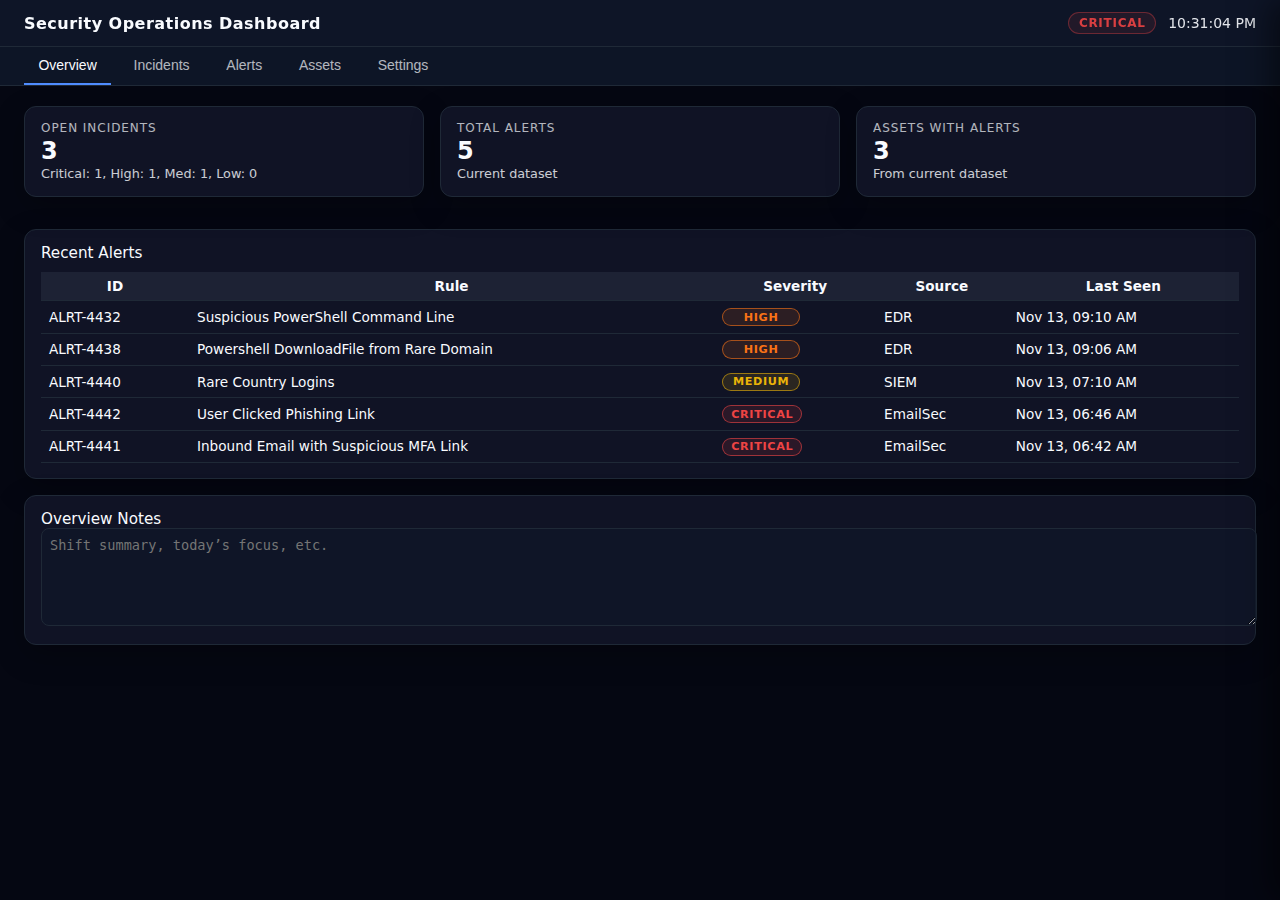
<file: exports/index.html>
<!DOCTYPE html>
<html lang="en">
<head>
  <meta charset="UTF-8">
  <title>Security Operations Dashboard</title>
  <meta name="viewport" content="width=device-width, initial-scale=1.0">
  <style>
    :root {
      --bg-dark: #050712;
      --bg-dark-card: #101325;
      --bg-light: #f4f6fb;
      --bg-light-card: #ffffff;

      --text-dark: #f9fbff;
      --text-light: #111827;

      --border-subtle-dark: #1f2937;
      --border-subtle-light: #d1d5db;

      --accent: #4f8cff;

      --sev-critical: #ef4444;
      --sev-high: #f97316;
      --sev-medium: #eab308;
      --sev-low: #22c55e;

      --status-green: #16a34a;
      --status-yellow: #eab308;
      --status-red: #ef4444;
    }

    body {
      margin: 0;
      font-family: system-ui, -apple-system, BlinkMacSystemFont, "Segoe UI", sans-serif;
      background: var(--bg);
      color: var(--text);
    }

    body.theme-dark {
      --bg: var(--bg-dark);
      --bg-card: var(--bg-dark-card);
      --text: var(--text-dark);
      --border-subtle: var(--border-subtle-dark);
    }

    body.theme-light {
      --bg: var(--bg-light);
      --bg-card: var(--bg-light-card);
      --text: var(--text-light);
      --border-subtle: var(--border-subtle-light);
    }

    .app-header {
      display: flex;
      align-items: center;
      justify-content: space-between;
      padding: 0.75rem 1.5rem;
      border-bottom: 1px solid var(--border-subtle);
      background: rgba(15, 23, 42, 0.9);
      backdrop-filter: blur(10px);
      position: sticky;
      top: 0;
      z-index: 50;
    }

    .app-title {
      font-weight: 600;
      letter-spacing: 0.03em;
    }

    .app-status {
      display: flex;
      align-items: center;
      gap: 0.75rem;
      font-size: 0.875rem;
      opacity: 0.9;
    }

    .status-pill {
      padding: 0.2rem 0.6rem;
      border-radius: 999px;
      font-size: 0.75rem;
      font-weight: 600;
      text-transform: uppercase;
      letter-spacing: 0.06em;
    }

    .status-green {
      background: rgba(22, 163, 74, 0.1);
      color: var(--status-green);
      border: 1px solid rgba(22, 163, 74, 0.4);
    }

    .status-yellow {
      background: rgba(234, 179, 8, 0.1);
      color: var(--status-yellow);
      border: 1px solid rgba(234, 179, 8, 0.4);
    }

    .status-red {
      background: rgba(239, 68, 68, 0.1);
      color: var(--status-red);
      border: 1px solid rgba(239, 68, 68, 0.4);
    }

    .tab-bar {
      display: flex;
      padding: 0 1.5rem;
      gap: 0.5rem;
      border-bottom: 1px solid var(--border-subtle);
      background: rgba(15, 23, 42, 0.85);
      position: sticky;
      top: 2.5rem;
      z-index: 40;
    }

    .tab {
      border: none;
      background: transparent;
      color: inherit;
      padding: 0.6rem 0.9rem;
      font-size: 0.875rem;
      cursor: pointer;
      border-bottom: 2px solid transparent;
      opacity: 0.7;
    }

    .tab:hover {
      opacity: 1;
    }

    .tab.active {
      border-bottom-color: var(--accent);
      opacity: 1;
      font-weight: 500;
    }

    .tab-container {
      padding: 1.25rem 1.5rem 2rem;
      max-width: 1300px;
      margin: 0 auto;
    }

    .tab-panel {
      display: none;
    }

    .tab-panel.active {
      display: block;
    }

    .grid {
      display: grid;
      gap: 1rem;
    }

    .kpi-grid {
      grid-template-columns: repeat(auto-fit, minmax(180px, 1fr));
      margin-bottom: 1rem;
    }

    .card {
      background: var(--bg-card);
      border-radius: 0.75rem;
      border: 1px solid var(--border-subtle);
      padding: 0.9rem 1rem;
      box-shadow: 0 10px 30px rgba(0, 0, 0, 0.25);
      margin-bottom: 1rem;
    }

    .card h3 {
      margin: 0;
      font-size: 0.95rem;
      font-weight: 500;
    }

    .card-header-row {
      display: flex;
      justify-content: space-between;
      align-items: center;
      gap: 0.5rem;
      margin-bottom: 0.6rem;
      flex-wrap: wrap;
    }

    .filters-row {
      display: flex;
      flex-wrap: wrap;
      gap: 0.4rem;
      align-items: center;
      justify-content: flex-end;
      font-size: 0.8rem;
    }

    .filter-group {
      display: flex;
      align-items: center;
      gap: 0.25rem;
    }

    .filter-group label {
      opacity: 0.8;
    }

    .filter-group select,
    .filter-group input[type="text"] {
      font-size: 0.8rem;
      padding: 0.15rem 0.35rem;
      border-radius: 999px;
      border: 1px solid var(--border-subtle);
      background: rgba(15, 23, 42, 0.6);
      color: inherit;
    }

    body.theme-light .filter-group select,
    body.theme-light .filter-group input[type="text"] {
      background: #f9fafb;
    }

    .kpi {
      display: flex;
      flex-direction: column;
      gap: 0.1rem;
    }

    .kpi-label {
      font-size: 0.75rem;
      text-transform: uppercase;
      letter-spacing: 0.08em;
      opacity: 0.7;
    }

    .kpi-value {
      font-size: 1.5rem;
      font-weight: 600;
    }

    .kpi-sub {
      font-size: 0.8rem;
      opacity: 0.8;
    }

    .table-wrapper {
      overflow-x: auto;
    }

    table.data-table {
      width: 100%;
      border-collapse: collapse;
      font-size: 0.85rem;
    }

    table.data-table thead {
      background: rgba(148, 163, 184, 0.1);
    }

    table.data-table th,
    table.data-table td {
      padding: 0.4rem 0.5rem;
      border-bottom: 1px solid var(--border-subtle);
      white-space: nowrap;
    }

    table.data-table tbody tr {
      cursor: pointer;
      transition: background 0.15s ease;
    }

    table.data-table tbody tr:hover {
      background: rgba(148, 163, 184, 0.09);
    }

    .badge {
      display: inline-flex;
      align-items: center;
      justify-content: center;
      min-width: 60px;
      padding: 0.1rem 0.5rem;
      border-radius: 999px;
      font-size: 0.7rem;
      font-weight: 600;
      text-transform: uppercase;
      letter-spacing: 0.06em;
    }

    .sev-critical {
      background: rgba(239, 68, 68, 0.12);
      color: var(--sev-critical);
      border: 1px solid rgba(239, 68, 68, 0.6);
    }

    .sev-high {
      background: rgba(249, 115, 22, 0.12);
      color: var(--sev-high);
      border: 1px solid rgba(249, 115, 22, 0.6);
    }

    .sev-medium {
      background: rgba(234, 179, 8, 0.12);
      color: var(--sev-medium);
      border: 1px solid rgba(234, 179, 8, 0.6);
    }

    .sev-low {
      background: rgba(34, 197, 94, 0.12);
      color: var(--sev-low);
      border: 1px solid rgba(34, 197, 94, 0.6);
    }

    .status-pill-small {
      padding: 0.15rem 0.5rem;
      border-radius: 999px;
      font-size: 0.7rem;
      border: 1px solid rgba(148, 163, 184, 0.5);
      opacity: 0.9;
    }

    .tab-notes {
      margin-top: 0.5rem;
    }

    .tab-notes textarea {
      width: 100%;
      min-height: 80px;
      padding: 0.5rem;
      border-radius: 0.5rem;
      border: 1px solid var(--border-subtle);
      background: rgba(15, 23, 42, 0.6);
      color: inherit;
      resize: vertical;
      font-size: 0.85rem;
    }

    body.theme-light .tab-notes textarea {
      background: #f9fafb;
    }

    /* Drawer */

    .drawer {
      position: fixed;
      top: 0;
      right: 0;
      height: 100%;
      width: 380px;
      max-width: 100%;
      background: var(--bg-card);
      border-left: 1px solid var(--border-subtle);
      box-shadow: -10px 0 30px rgba(0, 0, 0, 0.5);
      transform: translateX(100%);
      transition: transform 0.25s ease-out;
      z-index: 100;
      display: flex;
      flex-direction: column;
    }

    .drawer.open {
      transform: translateX(0);
    }

    .drawer-header {
      display: flex;
      align-items: center;
      justify-content: space-between;
      padding: 0.8rem 1rem;
      border-bottom: 1px solid var(--border-subtle);
    }

    .drawer-header h2 {
      margin: 0;
      font-size: 0.95rem;
    }

    .drawer-close-btn {
      border: none;
      background: transparent;
      color: inherit;
      font-size: 1.2rem;
      cursor: pointer;
      opacity: 0.7;
    }

    .drawer-close-btn:hover {
      opacity: 1;
    }

    .drawer-meta {
      padding: 0.5rem 1rem;
      border-bottom: 1px solid var(--border-subtle);
      font-size: 0.8rem;
      display: flex;
      flex-wrap: wrap;
      gap: 0.5rem;
    }

    .drawer-meta span {
      opacity: 0.9;
    }

    .drawer-tabs {
      display: flex;
      border-bottom: 1px solid var(--border-subtle);
    }

    .drawer-tab {
      flex: 1;
      padding: 0.4rem 0.6rem;
      border: none;
      background: transparent;
      color: inherit;
      font-size: 0.8rem;
      cursor: pointer;
      border-bottom: 2px solid transparent;
      opacity: 0.7;
    }

    .drawer-tab.active {
      border-bottom-color: var(--accent);
      opacity: 1;
      font-weight: 500;
    }

    .drawer-body {
      padding: 0.7rem 1rem 1rem;
      overflow-y: auto;
      flex: 1;
      font-size: 0.85rem;
    }

    .drawer-panel {
      display: none;
    }

    .drawer-panel.active {
      display: block;
    }

    .summary-grid {
      display: grid;
      grid-template-columns: 1fr;
      gap: 0.35rem;
    }

    .summary-row {
      display: flex;
      justify-content: space-between;
      gap: 0.5rem;
      border-bottom: 1px dashed rgba(148, 163, 184, 0.3);
      padding-bottom: 0.15rem;
    }

    .summary-label {
      opacity: 0.75;
    }

    .summary-value {
      text-align: right;
      font-weight: 500;
    }

    pre.fulltext {
      white-space: pre-wrap;
      background: rgba(15, 23, 42, 0.8);
      padding: 0.6rem;
      border-radius: 0.5rem;
      border: 1px solid var(--border-subtle);
      max-height: 300px;
      overflow: auto;
      font-family: ui-monospace, SFMono-Regular, Menlo, Monaco, Consolas, "Liberation Mono", "Courier New", monospace;
      font-size: 0.8rem;
    }

    body.theme-light pre.fulltext {
      background: #f9fafb;
    }

    .notes-list {
      display: flex;
      flex-direction: column;
      gap: 0.4rem;
      margin-bottom: 0.6rem;
    }

    .note-item {
      border-radius: 0.5rem;
      border: 1px solid var(--border-subtle);
      padding: 0.4rem 0.5rem;
      background: rgba(15, 23, 42, 0.7);
    }

    body.theme-light .note-item {
      background: #f9fafb;
    }

    .note-meta {
      font-size: 0.7rem;
      opacity: 0.75;
      margin-bottom: 0.2rem;
    }

    .note-text {
      font-size: 0.8rem;
      line-height: 1.3;
    }

    .note-new textarea {
      width: 100%;
      min-height: 60px;
      resize: vertical;
      border-radius: 0.4rem;
      border: 1px solid var(--border-subtle);
      padding: 0.4rem;
      background: rgba(15, 23, 42, 0.6);
      color: inherit;
      font-size: 0.8rem;
    }

    body.theme-light .note-new textarea {
      background: #f9fafb;
    }

    .btn {
      border-radius: 999px;
      border: 1px solid var(--border-subtle);
      background: rgba(15, 23, 42, 0.9);
      color: inherit;
      padding: 0.3rem 0.9rem;
      font-size: 0.8rem;
      cursor: pointer;
    }

    body.theme-light .btn {
      background: #ffffff;
    }

    .btn-primary {
      border-color: rgba(79, 140, 255, 0.6);
      background: var(--accent);
      color: white;
    }

    .btn-primary:hover {
      filter: brightness(1.05);
    }

    .btn-danger {
      border-color: rgba(239, 68, 68, 0.7);
      background: rgba(239, 68, 68, 0.15);
      color: var(--sev-critical);
    }

    .btn-small {
      padding: 0.15rem 0.5rem;
      font-size: 0.75rem;
    }

    .btn:disabled {
      opacity: 0.5;
      cursor: default;
    }

    .settings-group {
      margin-bottom: 1rem;
    }

    .settings-group label {
      font-size: 0.85rem;
      display: block;
      margin-bottom: 0.25rem;
    }

    .settings-group input[type="text"] {
      width: 100%;
      padding: 0.35rem 0.5rem;
      border-radius: 0.4rem;
      border: 1px solid var(--border-subtle);
      background: rgba(15, 23, 42, 0.6);
      color: inherit;
      font-size: 0.85rem;
    }

    body.theme-light .settings-group input[type="text"] {
      background: #f9fafb;
    }

    .toggle {
      display: flex;
      align-items: center;
      gap: 0.4rem;
      font-size: 0.85rem;
    }

    .toggle input[type="checkbox"] {
      width: 1.1rem;
      height: 1.1rem;
    }

    .add-form-grid {
      display: grid;
      gap: 0.4rem;
      grid-template-columns: repeat(auto-fit, minmax(140px, 1fr));
      margin-top: 0.5rem;
    }

    .add-form-grid label {
      font-size: 0.75rem;
      opacity: 0.8;
      display: block;
      margin-bottom: 0.1rem;
    }

    .add-form-grid input,
    .add-form-grid select,
    .add-form-grid textarea {
      width: 100%;
      box-sizing: border-box;
      font-size: 0.8rem;
      padding: 0.25rem 0.4rem;
      border-radius: 0.35rem;
      border: 1px solid var(--border-subtle);
      background: rgba(15, 23, 42, 0.6);
      color: inherit;
    }

    body.theme-light .add-form-grid input,
    body.theme-light .add-form-grid select,
    body.theme-light .add-form-grid textarea {
      background: #f9fafb;
    }

    .add-form-actions {
      margin-top: 0.5rem;
      text-align: right;
    }

    @media (max-width: 768px) {
      .tab-container {
        padding: 0.75rem 0.75rem 1.5rem;
      }

      .drawer {
        width: 100%;
      }
    }
  </style>
</head>
<body class="theme-dark">
  <header class="app-header">
    <div class="app-title">Security Operations Dashboard</div>
    <div class="app-status">
      <span id="overall-status" class="status-pill status-green">Normal</span>
      <span id="clock"></span>
    </div>
  </header>

  <nav class="tab-bar">
    <button class="tab active" data-tab="overview">Overview</button>
    <button class="tab" data-tab="incidents">Incidents</button>
    <button class="tab" data-tab="alerts">Alerts</button>
    <button class="tab" data-tab="assets">Assets</button>
    <button class="tab" data-tab="settings">Settings</button>
  </nav>

  <main class="tab-container">
    <!-- OVERVIEW TAB -->
    <section id="tab-overview" class="tab-panel active">
      <div id="overview-kpis" class="grid kpi-grid"></div>

      <div class="card">
        <div class="card-header-row">
          <h3>Recent Alerts</h3>
        </div>
        <div class="table-wrapper">
          <table class="data-table">
            <thead>
            <tr>
              <th>ID</th>
              <th>Rule</th>
              <th>Severity</th>
              <th>Source</th>
              <th>Last Seen</th>
            </tr>
            </thead>
            <tbody id="overview-alerts-tbody"></tbody>
          </table>
        </div>
      </div>

      <div class="card tab-notes">
        <h3>Overview Notes</h3>
        <textarea class="tab-notes-input" data-tab="overview"
                  placeholder="Shift summary, today’s focus, etc."></textarea>
      </div>
    </section>

    <!-- INCIDENTS TAB -->
    <section id="tab-incidents" class="tab-panel">
      <div class="card">
        <div class="card-header-row">
          <h3>Incidents</h3>
          <div class="filters-row">
            <div class="filter-group">
              <label for="incident-filter-severity">Severity</label>
              <select id="incident-filter-severity">
                <option value="all">All</option>
                <option value="Critical">Critical</option>
                <option value="High">High</option>
                <option value="Medium">Medium</option>
                <option value="Low">Low</option>
              </select>
            </div>
            <div class="filter-group">
              <label for="incident-filter-status">Status</label>
              <select id="incident-filter-status">
                <option value="all">All</option>
                <option value="New">New</option>
                <option value="In Progress">In Progress</option>
                <option value="Contained">Contained</option>
                <option value="Closed">Closed</option>
              </select>
            </div>
            <div class="filter-group">
              <label for="incident-filter-search">Search</label>
              <input type="text" id="incident-filter-search" placeholder="ID, title, owner...">
            </div>
          </div>
        </div>
        <div class="table-wrapper">
          <table class="data-table">
            <thead>
            <tr>
              <th>ID</th>
              <th>Title</th>
              <th>Severity</th>
              <th>Status</th>
              <th>Owner</th>
              <th>Source</th>
              <th>Created</th>
              <th>Actions</th>
            </tr>
            </thead>
            <tbody id="incidents-tbody"></tbody>
          </table>
        </div>
      </div>

      <div class="card">
        <div class="card-header-row">
          <h3>Add Incident</h3>
        </div>
        <div class="add-form-grid">
          <div>
            <label for="add-incident-title">Title</label>
            <input id="add-incident-title" type="text" placeholder="Suspicious ...">
          </div>
          <div>
            <label for="add-incident-severity">Severity</label>
            <select id="add-incident-severity">
              <option value="High">High</option>
              <option value="Critical">Critical</option>
              <option value="Medium">Medium</option>
              <option value="Low">Low</option>
            </select>
          </div>
          <div>
            <label for="add-incident-status">Status</label>
            <select id="add-incident-status">
              <option value="New">New</option>
              <option value="In Progress">In Progress</option>
              <option value="Contained">Contained</option>
              <option value="Closed">Closed</option>
            </select>
          </div>
          <div>
            <label for="add-incident-owner">Owner</label>
            <input id="add-incident-owner" type="text" placeholder="analyst.name">
          </div>
          <div>
            <label for="add-incident-source">Source</label>
            <input id="add-incident-source" type="text" placeholder="SIEM / EDR / ...">
          </div>
          <div style="grid-column: 1/-1;">
            <label for="add-incident-fulltext">Full Text</label>
            <textarea id="add-incident-fulltext" rows="3" placeholder="Incident description / context"></textarea>
          </div>
        </div>
        <div class="add-form-actions">
          <button id="add-incident-button" class="btn btn-primary btn-small">Add Incident</button>
        </div>
      </div>

      <div class="card tab-notes">
        <h3>Incidents Notes</h3>
        <textarea class="tab-notes-input" data-tab="incidents"
                  placeholder="Notes about incident triage, priorities, etc."></textarea>
      </div>
    </section>

    <!-- ALERTS TAB -->
    <section id="tab-alerts" class="tab-panel">
      <div class="card">
        <div class="card-header-row">
          <h3>Alerts</h3>
          <div class="filters-row">
            <div class="filter-group">
              <label for="alert-filter-severity">Severity</label>
              <select id="alert-filter-severity">
                <option value="all">All</option>
                <option value="Critical">Critical</option>
                <option value="High">High</option>
                <option value="Medium">Medium</option>
                <option value="Low">Low</option>
              </select>
            </div>
            <div class="filter-group">
              <label for="alert-filter-status">Status</label>
              <select id="alert-filter-status">
                <option value="all">All</option>
                <option value="New">New</option>
                <option value="Escalated">Escalated</option>
                <option value="Suppressed">Suppressed</option>
                <option value="Closed">Closed</option>
              </select>
            </div>
            <div class="filter-group">
              <label for="alert-filter-search">Search</label>
              <input type="text" id="alert-filter-search" placeholder="ID, rule, source...">
            </div>
          </div>
        </div>
        <div class="table-wrapper">
          <table class="data-table">
            <thead>
            <tr>
              <th>ID</th>
              <th>Rule</th>
              <th>Severity</th>
              <th>Status</th>
              <th>Source</th>
              <th>Asset</th>
              <th>Last Seen</th>
              <th>Actions</th>
            </tr>
            </thead>
            <tbody id="alerts-tbody"></tbody>
          </table>
        </div>
      </div>

      <div class="card">
        <div class="card-header-row">
          <h3>Add Alert</h3>
        </div>
        <div class="add-form-grid">
          <div>
            <label for="add-alert-rule">Rule</label>
            <input id="add-alert-rule" type="text" placeholder="Detection name">
          </div>
          <div>
            <label for="add-alert-severity">Severity</label>
            <select id="add-alert-severity">
              <option value="High">High</option>
              <option value="Critical">Critical</option>
              <option value="Medium">Medium</option>
              <option value="Low">Low</option>
            </select>
          </div>
          <div>
            <label for="add-alert-status">Status</label>
            <select id="add-alert-status">
              <option value="New">New</option>
              <option value="Escalated">Escalated</option>
              <option value="Suppressed">Suppressed</option>
              <option value="Closed">Closed</option>
            </select>
          </div>
          <div>
            <label for="add-alert-source">Source</label>
            <input id="add-alert-source" type="text" placeholder="SIEM / EDR / EmailSec">
          </div>
          <div>
            <label for="add-alert-asset">Asset ID</label>
            <input id="add-alert-asset" type="text" placeholder="ASSET-...">
          </div>
          <div style="grid-column: 1/-1;">
            <label for="add-alert-fulltext">Full Text</label>
            <textarea id="add-alert-fulltext" rows="3" placeholder="Alert body / log excerpt"></textarea>
          </div>
        </div>
        <div class="add-form-actions">
          <button id="add-alert-button" class="btn btn-primary btn-small">Add Alert</button>
        </div>
      </div>

      <div class="card tab-notes">
        <h3>Alerts Notes</h3>
        <textarea class="tab-notes-input" data-tab="alerts"
                  placeholder="Notes about noisy rules, tuning ideas, etc."></textarea>
      </div>
    </section>

    <!-- ASSETS TAB -->
    <section id="tab-assets" class="tab-panel">
      <div class="card">
        <div class="card-header-row">
          <h3>Assets</h3>
          <div class="filters-row">
            <div class="filter-group">
              <label for="asset-filter-criticality">Criticality</label>
              <select id="asset-filter-criticality">
                <option value="all">All</option>
                <option value="Critical">Critical</option>
                <option value="High">High</option>
                <option value="Medium">Medium</option>
                <option value="Low">Low</option>
              </select>
            </div>
            <div class="filter-group">
              <label for="asset-filter-search">Search</label>
              <input type="text" id="asset-filter-search" placeholder="Hostname, IP, owner...">
            </div>
          </div>
        </div>
        <div class="table-wrapper">
          <table class="data-table">
            <thead>
            <tr>
              <th>ID</th>
              <th>Hostname</th>
              <th>IP</th>
              <th>Criticality</th>
              <th>Owner</th>
              <th>OS</th>
              <th>Last Seen</th>
              <th>Actions</th>
            </tr>
            </thead>
            <tbody id="assets-tbody"></tbody>
          </table>
        </div>
      </div>

      <div class="card">
        <div class="card-header-row">
          <h3>Add Asset</h3>
        </div>
        <div class="add-form-grid">
          <div>
            <label for="add-asset-hostname">Hostname</label>
            <input id="add-asset-hostname" type="text" placeholder="HOST01.internal.local">
          </div>
          <div>
            <label for="add-asset-ip">IP</label>
            <input id="add-asset-ip" type="text" placeholder="10.0.0.x">
          </div>
          <div>
            <label for="add-asset-criticality">Criticality</label>
            <select id="add-asset-criticality">
              <option value="High">High</option>
              <option value="Critical">Critical</option>
              <option value="Medium">Medium</option>
              <option value="Low">Low</option>
            </select>
          </div>
          <div>
            <label for="add-asset-owner">Owner</label>
            <input id="add-asset-owner" type="text" placeholder="Team / Person">
          </div>
          <div>
            <label for="add-asset-os">OS</label>
            <input id="add-asset-os" type="text" placeholder="Windows / Linux / ...">
          </div>
          <div style="grid-column: 1/-1;">
            <label for="add-asset-fulltext">Full Text</label>
            <textarea id="add-asset-fulltext" rows="3" placeholder="Business context, dependencies, etc."></textarea>
          </div>
        </div>
        <div class="add-form-actions">
          <button id="add-asset-button" class="btn btn-primary btn-small">Add Asset</button>
        </div>
      </div>

      <div class="card tab-notes">
        <h3>Assets Notes</h3>
        <textarea class="tab-notes-input" data-tab="assets"
                  placeholder="Context about crown jewels, maintenance windows, etc."></textarea>
      </div>
    </section>

    <!-- SETTINGS TAB -->
    <section id="tab-settings" class="tab-panel">
      <div class="card">
        <h3>Appearance</h3>
        <div class="settings-group">
          <label class="toggle">
            <input type="checkbox" id="theme-toggle" checked>
            <span>Use dark theme</span>
          </label>
        </div>
      </div>

      <div class="card">
        <h3>Analyst</h3>
        <div class="settings-group">
          <label for="analyst-name-input">Display name for notes</label>
          <input type="text" id="analyst-name-input" placeholder="Analyst">
        </div>
      </div>
    </section>
  </main>

  <!-- DETAIL DRAWER -->
  <aside id="detail-drawer" class="drawer">
    <div class="drawer-header">
      <h2 id="drawer-title"></h2>
      <button id="drawer-close" class="drawer-close-btn" aria-label="Close">&times;</button>
    </div>
    <div id="drawer-meta" class="drawer-meta"></div>
    <div class="drawer-tabs">
      <button class="drawer-tab active" data-dtab="summary">Summary</button>
      <button class="drawer-tab" data-dtab="fulltext">Full Text</button>
      <button class="drawer-tab" data-dtab="notes">Notes</button>
    </div>
    <div class="drawer-body">
      <div id="drawer-summary" class="drawer-panel active"></div>
      <div id="drawer-fulltext" class="drawer-panel"></div>
      <div id="drawer-notes" class="drawer-panel"></div>
    </div>
  </aside>

  <script>
    // --- Demo Data ----------------------------------------------------------
    const DemoData = {
      incidents: [
        {
          id: "INC-1023",
          title: "Suspicious PowerShell Activity on DC01",
          severity: "High",
          status: "In Progress",
          owner: "analyst.jane",
          source: "EDR",
          createdAt: "2025-11-13T09:02:00Z",
          updatedAt: "2025-11-13T10:15:00Z",
          tags: ["PowerShell", "EDR", "Lateral Movement"],
          relatedAlerts: ["ALRT-4432", "ALRT-4438"],
          fullText:
            "Incident INC-1023\n\nSummary:\nEDR detected suspicious PowerShell command execution on DC01.\n\nDetails:\n- Encoded PowerShell launched from Office macro.\n- Network connections to rare external IPs.\n- Mimikatz-like strings observed in memory.\n\nPlanned Actions:\n- Isolate host.\n- Collect memory image.\n- Reset domain admin credentials if compromise confirmed.",
          notes: []
        },
        {
          id: "INC-1024",
          title: "Multiple Failed Logons from Rare Country",
          severity: "Medium",
          status: "New",
          owner: "unassigned",
          source: "SIEM",
          createdAt: "2025-11-13T07:12:00Z",
          updatedAt: "2025-11-13T07:12:00Z",
          tags: ["Authentication", "Geo Anomaly"],
          relatedAlerts: ["ALRT-4440"],
          fullText:
            "SIEM use case 'Rare Country Logins' fired multiple times against user HR-USER-12.\n\nAuthentication attempts from IPs in a country not seen in the last 90 days.\n\nUser is normally office-based with no travel scheduled.",
          notes: []
        },
        {
          id: "INC-1025",
          title: "Possible Phishing Campaign via O365",
          severity: "Critical",
          status: "New",
          owner: "analyst.mike",
          source: "EmailSec",
          createdAt: "2025-11-13T06:45:00Z",
          updatedAt: "2025-11-13T06:50:00Z",
          tags: ["Phishing", "O365", "Credential Theft"],
          relatedAlerts: ["ALRT-4441", "ALRT-4442"],
          fullText:
            "Email security gateway detected multiple inbound messages with suspicious links imitating MFA prompts.\n\nTargets include finance and executive assistants.\nLanding pages observed collecting O365 credentials.\n\nBlocklist has been updated and retroactive search performed.",
          notes: []
        }
      ],
      alerts: [
        {
          id: "ALRT-4432",
          rule: "Suspicious PowerShell Command Line",
          severity: "High",
          status: "Escalated",
          source: "EDR",
          firstSeen: "2025-11-13T08:55:00Z",
          lastSeen: "2025-11-13T09:10:00Z",
          count: 12,
          assetId: "ASSET-01",
          incidentId: "INC-1023",
          fullText:
            "Alert: Suspicious PowerShell Command Line\n\nEDR telemetry:\n- Parent process: WINWORD.EXE\n- Command line: powershell.exe -enc <redacted>\n- User: CORP\\\\jdoe\n- MITRE: T1059 PowerShell\n\nRaw JSON payload omitted for brevity.",
          notes: []
        },
        {
          id: "ALRT-4438",
          rule: "Powershell DownloadFile from Rare Domain",
          severity: "High",
          status: "New",
          source: "EDR",
          firstSeen: "2025-11-13T09:05:00Z",
          lastSeen: "2025-11-13T09:06:00Z",
          count: 3,
          assetId: "ASSET-01",
          incidentId: "INC-1023",
          fullText:
            "Detected PowerShell WebClient DownloadFile to https://example-bad-domain[.]com from DC01.\n\nUser: CORP\\\\jdoe\n\nHTTP headers and payload recorded in EDR telemetry.",
          notes: []
        },
        {
          id: "ALRT-4440",
          rule: "Rare Country Logins",
          severity: "Medium",
          status: "New",
          source: "SIEM",
          firstSeen: "2025-11-13T07:05:00Z",
          lastSeen: "2025-11-13T07:10:00Z",
          count: 5,
          assetId: "ASSET-03",
          incidentId: "INC-1024",
          fullText:
            "Multiple authentication failures from IP 203.0.113.10 (Country X) against HR-USER-12.\n\nGeo profile: Country X not seen in last 90 days for this user or peer group.\n\nSource: VPN gateway logs normalized in SIEM.",
          notes: []
        },
        {
          id: "ALRT-4441",
          rule: "Inbound Email with Suspicious MFA Link",
          severity: "Critical",
          status: "Escalated",
          source: "EmailSec",
          firstSeen: "2025-11-13T06:40:00Z",
          lastSeen: "2025-11-13T06:42:00Z",
          count: 18,
          assetId: "ASSET-02",
          incidentId: "INC-1025",
          fullText:
            "EmailSubject: 'Action Required: Confirm Your MFA Settings'\n\nLinks redirect through multiple URL shorteners to a fake O365 login page.\n\nDetection engine score: 95/100 (phishing).",
          notes: []
        },
        {
          id: "ALRT-4442",
          rule: "User Clicked Phishing Link",
          severity: "Critical",
          status: "New",
          source: "EmailSec",
          firstSeen: "2025-11-13T06:46:00Z",
          lastSeen: "2025-11-13T06:46:00Z",
          count: 4,
          assetId: "ASSET-02",
          incidentId: "INC-1025",
          fullText:
            "Click telemetry indicates that four users followed the phishing link within 5 minutes of delivery.\n\nNo MFA prompt observed downstream; credential theft suspected.",
          notes: []
        }
      ],
      assets: [
        {
          id: "ASSET-01",
          hostname: "DC01.internal.local",
          ip: "10.0.0.10",
          owner: "IT Ops",
          department: "Infrastructure",
          criticality: "Critical",
          os: "Windows Server 2019",
          lastSeen: "2025-11-13T10:00:00Z",
          alertCount: 15,
          incidentCount: 1,
          tags: ["Domain Controller", "AD", "Tier0"],
          fullText:
            "Domain controller for INTERNAL domain.\nHosts AD DS, DNS, and DHCP.\nConsidered Tier 0 / crown jewel asset.\n\nChange control required for all reboots and patches.",
          notes: []
        },
        {
          id: "ASSET-02",
          hostname: "EXCH01.internal.local",
          ip: "10.0.0.20",
          owner: "Messaging",
          department: "IT",
          criticality: "High",
          os: "Windows Server 2016",
          lastSeen: "2025-11-13T09:45:00Z",
          alertCount: 8,
          incidentCount: 1,
          tags: ["Email", "O365 Hybrid"],
          fullText:
            "On-prem Exchange hybrid server.\nUsed for mail relay and coexistence with O365.\n\nAlerts here may indicate phishing campaigns or relay abuse.",
          notes: []
        },
        {
          id: "ASSET-03",
          hostname: "VPN-GW01.internal.local",
          ip: "10.0.0.30",
          owner: "Network",
          department: "Infrastructure",
          criticality: "High",
          os: "Linux",
          lastSeen: "2025-11-13T09:55:00Z",
          alertCount: 12,
          incidentCount: 1,
          tags: ["VPN", "Remote Access"],
          fullText:
            "Primary VPN gateway for remote users.\nLogs feed directly into SIEM.\n\nFrequent target for credential stuffing and brute force attacks.",
          notes: []
        }
      ]
    };

    // --- State & Storage ----------------------------------------------------
    const state = {
      activeTab: 'overview',
      selectedItem: null,
      data: {
        incidents: [],
        alerts: [],
        assets: []
      },
      notes: {
        perItem: {},
        perTab: {}
      },
      preferences: {
        theme: 'dark',
        lastTab: 'overview',
        analystName: 'Analyst'
      },
      filters: {
        incidents: { severity: 'all', status: 'all', search: '' },
        alerts: { severity: 'all', status: 'all', search: '' },
        assets: { criticality: 'all', search: '' }
      }
    };

    const Storage = {
      loadPreferences() {
        try {
          const raw = localStorage.getItem('socdash-preferences');
          return raw ? JSON.parse(raw) : {};
        } catch {
          return {};
        }
      },
      savePreferences(prefs) {
        try {
          localStorage.setItem('socdash-preferences', JSON.stringify(prefs));
        } catch {}
      },
      loadNotes() {
        try {
          const raw = localStorage.getItem('socdash-notes');
          if (!raw) return { perItem: {}, perTab: {} };
          const parsed = JSON.parse(raw);
          if (!parsed.perItem) parsed.perItem = {};
          if (!parsed.perTab) parsed.perTab = {};
          return parsed;
        } catch {
          return { perItem: {}, perTab: {} };
        }
      },
      saveNotes(notes) {
        try {
          localStorage.setItem('socdash-notes', JSON.stringify(notes));
        } catch {}
      }
    };

    // --- Init ---------------------------------------------------------------
    document.addEventListener('DOMContentLoaded', init);

    function init() {
      state.data.incidents = DemoData.incidents;
      state.data.alerts = DemoData.alerts;
      state.data.assets = DemoData.assets;

      const savedPrefs = Storage.loadPreferences();
      Object.assign(state.preferences, savedPrefs);

      const savedNotes = Storage.loadNotes();
      if (savedNotes && savedNotes.perItem && savedNotes.perTab) {
        state.notes = savedNotes;
      }

      applyTheme(state.preferences.theme);

      renderOverview();
      renderIncidents();
      renderAlerts();
      renderAssets();
      renderSettings();

      setupTabNotes();
      bindTabEvents();
      bindDrawerEvents();
      bindDrawerTabEvents();
      bindSettingsEvents();
      bindFilterEvents();
      bindAddEvents();
      startClock();

      setActiveTab(state.preferences.lastTab || 'overview');
    }

    // --- General UI helpers -------------------------------------------------
    function setActiveTab(tabName) {
      state.activeTab = tabName;
      state.preferences.lastTab = tabName;
      Storage.savePreferences(state.preferences);

      document.querySelectorAll('.tab').forEach(btn => {
        btn.classList.toggle('active', btn.dataset.tab === tabName);
      });
      document.querySelectorAll('.tab-panel').forEach(panel => {
        panel.classList.toggle('active', panel.id === 'tab-' + tabName);
      });
    }

    function applyTheme(theme) {
      const body = document.body;
      body.classList.remove('theme-dark', 'theme-light');
      if (theme === 'light') {
        body.classList.add('theme-light');
      } else {
        body.classList.add('theme-dark');
        theme = 'dark';
      }
      state.preferences.theme = theme;
      Storage.savePreferences(state.preferences);

      const themeToggle = document.getElementById('theme-toggle');
      if (themeToggle) themeToggle.checked = theme === 'dark';
    }

    function bindTabEvents() {
      document.querySelectorAll('.tab').forEach(btn => {
        btn.addEventListener('click', () => setActiveTab(btn.dataset.tab));
      });
    }

    function startClock() {
      const el = document.getElementById('clock');
      if (!el) return;
      function update() {
        const now = new Date();
        el.textContent = now.toLocaleTimeString();
      }
      update();
      setInterval(update, 1000);
    }

    // --- Filters ------------------------------------------------------------
    function bindFilterEvents() {
      const iSev = document.getElementById('incident-filter-severity');
      const iStat = document.getElementById('incident-filter-status');
      const iSearch = document.getElementById('incident-filter-search');
      if (iSev) iSev.addEventListener('change', () => {
        state.filters.incidents.severity = iSev.value;
        renderIncidents();
        renderOverview();
      });
      if (iStat) iStat.addEventListener('change', () => {
        state.filters.incidents.status = iStat.value;
        renderIncidents();
        renderOverview();
      });
      if (iSearch) iSearch.addEventListener('input', () => {
        state.filters.incidents.search = iSearch.value;
        renderIncidents();
      });

      const aSev = document.getElementById('alert-filter-severity');
      const aStat = document.getElementById('alert-filter-status');
      const aSearch = document.getElementById('alert-filter-search');
      if (aSev) aSev.addEventListener('change', () => {
        state.filters.alerts.severity = aSev.value;
        renderAlerts();
        renderOverview();
      });
      if (aStat) aStat.addEventListener('change', () => {
        state.filters.alerts.status = aStat.value;
        renderAlerts();
      });
      if (aSearch) aSearch.addEventListener('input', () => {
        state.filters.alerts.search = aSearch.value;
        renderAlerts();
      });

      const asCrit = document.getElementById('asset-filter-criticality');
      const asSearch = document.getElementById('asset-filter-search');
      if (asCrit) asCrit.addEventListener('change', () => {
        state.filters.assets.criticality = asCrit.value;
        renderAssets();
      });
      if (asSearch) asSearch.addEventListener('input', () => {
        state.filters.assets.search = asSearch.value;
        renderAssets();
      });
    }

    function getFilteredIncidents() {
      const f = state.filters.incidents;
      return state.data.incidents.filter(inc => {
        if (f.severity !== 'all' && inc.severity !== f.severity) return false;
        if (f.status !== 'all' && inc.status !== f.status) return false;
        if (f.search) {
          const term = f.search.toLowerCase();
          const hay = (inc.id + ' ' + inc.title + ' ' + inc.owner + ' ' + inc.source).toLowerCase();
          if (!hay.includes(term)) return false;
        }
        return true;
      });
    }

    function getFilteredAlerts() {
      const f = state.filters.alerts;
      return state.data.alerts.filter(a => {
        if (f.severity !== 'all' && a.severity !== f.severity) return false;
        if (f.status !== 'all' && a.status !== f.status) return false;
        if (f.search) {
          const term = f.search.toLowerCase();
          const hay = (a.id + ' ' + a.rule + ' ' + a.source + ' ' + (a.assetId || '')).toLowerCase();
          if (!hay.includes(term)) return false;
        }
        return true;
      });
    }

    function getFilteredAssets() {
      const f = state.filters.assets;
      return state.data.assets.filter(as => {
        if (f.criticality !== 'all' && as.criticality !== f.criticality) return false;
        if (f.search) {
          const term = f.search.toLowerCase();
          const hay = (as.id + ' ' + as.hostname + ' ' + as.ip + ' ' + as.owner).toLowerCase();
          if (!hay.includes(term)) return false;
        }
        return true;
      });
    }

    // --- Overview Rendering -------------------------------------------------
    function renderOverview() {
      const incidents = state.data.incidents;
      const alerts = state.data.alerts;

      const openIncidents = incidents.filter(i => i.status !== 'Closed');
      const criticalOpen = openIncidents.filter(i => i.severity === 'Critical').length;
      const highOpen = openIncidents.filter(i => i.severity === 'High').length;
      const mediumOpen = openIncidents.filter(i => i.severity === 'Medium').length;
      const lowOpen = openIncidents.filter(i => i.severity === 'Low').length;

      const kpisEl = document.getElementById('overview-kpis');
      if (kpisEl) {
        kpisEl.innerHTML = `
          <div class="card kpi">
            <div class="kpi-label">Open Incidents</div>
            <div class="kpi-value">${openIncidents.length}</div>
            <div class="kpi-sub">Critical: ${criticalOpen}, High: ${highOpen}, Med: ${mediumOpen}, Low: ${lowOpen}</div>
          </div>
          <div class="card kpi">
            <div class="kpi-label">Total Alerts</div>
            <div class="kpi-value">${alerts.length}</div>
            <div class="kpi-sub">Current dataset</div>
          </div>
          <div class="card kpi">
            <div class="kpi-label">Assets with Alerts</div>
            <div class="kpi-value">${new Set(alerts.map(a => a.assetId)).size}</div>
            <div class="kpi-sub">From current dataset</div>
          </div>
        `;
      }

      const statusEl = document.getElementById('overall-status');
      if (statusEl) {
        statusEl.classList.remove('status-green', 'status-yellow', 'status-red');
        let statusClass = 'status-green';
        let text = 'Normal';
        if (criticalOpen > 0) {
          statusClass = 'status-red';
          text = 'Critical';
        } else if (highOpen > 0) {
          statusClass = 'status-yellow';
          text = 'Elevated';
        }
        statusEl.classList.add(statusClass);
        statusEl.textContent = text;
      }

      const tbody = document.getElementById('overview-alerts-tbody');
      if (tbody) {
        tbody.innerHTML = '';
        const sortedAlerts = [...alerts].sort((a, b) =>
          new Date(b.lastSeen || b.firstSeen) - new Date(a.lastSeen || a.firstSeen)
        );
        sortedAlerts.slice(0, 5).forEach(alert => {
          const tr = document.createElement('tr');
          tr.dataset.id = alert.id;
          tr.innerHTML = `
            <td>${alert.id}</td>
            <td>${escapeHtml(alert.rule)}</td>
            <td>${renderSeverityBadge(alert.severity)}</td>
            <td>${escapeHtml(alert.source)}</td>
            <td>${formatShortDate(alert.lastSeen || alert.firstSeen)}</td>
          `;
          tr.addEventListener('click', () => openDrawerForItem('alert', alert.id));
          tbody.appendChild(tr);
        });
      }
    }

    // --- Incidents / Alerts / Assets Rendering -----------------------------
    function renderIncidents() {
      const tbody = document.getElementById('incidents-tbody');
      if (!tbody) return;
      tbody.innerHTML = '';

      const incidents = getFilteredIncidents();
      incidents.forEach(incident => {
        const tr = document.createElement('tr');
        tr.dataset.id = incident.id;
        tr.innerHTML = `
          <td>${incident.id}</td>
          <td>${escapeHtml(incident.title)}</td>
          <td>${renderSeverityBadge(incident.severity)}</td>
          <td><span class="status-pill-small">${escapeHtml(incident.status)}</span></td>
          <td>${escapeHtml(incident.owner)}</td>
          <td>${escapeHtml(incident.source)}</td>
          <td>${formatShortDate(incident.createdAt)}</td>
          <td>
            <button class="btn btn-danger btn-small row-delete">Delete</button>
          </td>
        `;
        tr.addEventListener('click', (e) => {
          if (e.target && e.target.closest('.row-delete')) return;
          openDrawerForItem('incident', incident.id);
        });
        const delBtn = tr.querySelector('.row-delete');
        if (delBtn) {
          delBtn.addEventListener('click', (e) => {
            e.stopPropagation();
            deleteItem('incident', incident.id);
          });
        }
        tbody.appendChild(tr);
      });
    }

    function renderAlerts() {
      const tbody = document.getElementById('alerts-tbody');
      if (!tbody) return;
      tbody.innerHTML = '';

      const alerts = getFilteredAlerts();
      alerts.forEach(alert => {
        const tr = document.createElement('tr');
        tr.dataset.id = alert.id;
        tr.innerHTML = `
          <td>${alert.id}</td>
          <td>${escapeHtml(alert.rule)}</td>
          <td>${renderSeverityBadge(alert.severity)}</td>
          <td><span class="status-pill-small">${escapeHtml(alert.status)}</span></td>
          <td>${escapeHtml(alert.source)}</td>
          <td>${escapeHtml(alert.assetId || "")}</td>
          <td>${formatShortDate(alert.lastSeen || alert.firstSeen)}</td>
          <td>
            <button class="btn btn-danger btn-small row-delete">Delete</button>
          </td>
        `;
        tr.addEventListener('click', (e) => {
          if (e.target && e.target.closest('.row-delete')) return;
          openDrawerForItem('alert', alert.id);
        });
        const delBtn = tr.querySelector('.row-delete');
        if (delBtn) {
          delBtn.addEventListener('click', (e) => {
            e.stopPropagation();
            deleteItem('alert', alert.id);
          });
        }
        tbody.appendChild(tr);
      });
    }

    function renderAssets() {
      const tbody = document.getElementById('assets-tbody');
      if (!tbody) return;
      tbody.innerHTML = '';

      const assets = getFilteredAssets();
      assets.forEach(asset => {
        const tr = document.createElement('tr');
        tr.dataset.id = asset.id;
        tr.innerHTML = `
          <td>${asset.id}</td>
          <td>${escapeHtml(asset.hostname)}</td>
          <td>${escapeHtml(asset.ip)}</td>
          <td>${renderSeverityBadge(asset.criticality)}</td>
          <td>${escapeHtml(asset.owner)}</td>
          <td>${escapeHtml(asset.os)}</td>
          <td>${formatShortDate(asset.lastSeen)}</td>
          <td>
            <button class="btn btn-danger btn-small row-delete">Delete</button>
          </td>
        `;
        tr.addEventListener('click', (e) => {
          if (e.target && e.target.closest('.row-delete')) return;
          openDrawerForItem('asset', asset.id);
        });
        const delBtn = tr.querySelector('.row-delete');
        if (delBtn) {
          delBtn.addEventListener('click', (e) => {
            e.stopPropagation();
            deleteItem('asset', asset.id);
          });
        }
        tbody.appendChild(tr);
      });
    }

    // --- Add Items ----------------------------------------------------------
    function bindAddEvents() {
      const addIncBtn = document.getElementById('add-incident-button');
      if (addIncBtn) addIncBtn.addEventListener('click', handleAddIncident);

      const addAltBtn = document.getElementById('add-alert-button');
      if (addAltBtn) addAltBtn.addEventListener('click', handleAddAlert);

      const addAsBtn = document.getElementById('add-asset-button');
      if (addAsBtn) addAsBtn.addEventListener('click', handleAddAsset);
    }

    function generateNextId(prefix, existingIds) {
      let maxNum = 0;
      existingIds.forEach(id => {
        if (id.startsWith(prefix + '-')) {
          const numPart = parseInt(id.split('-')[1], 10);
          if (!isNaN(numPart) && numPart > maxNum) maxNum = numPart;
        }
      });
      return prefix + '-' + (maxNum + 1);
    }

    function handleAddIncident() {
      const titleEl = document.getElementById('add-incident-title');
      const sevEl = document.getElementById('add-incident-severity');
      const statEl = document.getElementById('add-incident-status');
      const ownerEl = document.getElementById('add-incident-owner');
      const srcEl = document.getElementById('add-incident-source');
      const fullEl = document.getElementById('add-incident-fulltext');

      const title = titleEl.value.trim();
      if (!title) return;

      const nowIso = new Date().toISOString();
      const ids = state.data.incidents.map(i => i.id);
      const id = generateNextId('INC', ids);

      const incident = {
        id,
        title,
        severity: sevEl.value || 'High',
        status: statEl.value || 'New',
        owner: ownerEl.value.trim() || 'unassigned',
        source: srcEl.value.trim() || 'Manual',
        createdAt: nowIso,
        updatedAt: nowIso,
        tags: [],
        relatedAlerts: [],
        fullText: fullEl.value.trim() || 'No full text provided.',
        notes: []
      };

      state.data.incidents.push(incident);
      titleEl.value = '';
      ownerEl.value = '';
      srcEl.value = '';
      fullEl.value = '';

      renderIncidents();
      renderOverview();
    }

    function handleAddAlert() {
      const ruleEl = document.getElementById('add-alert-rule');
      const sevEl = document.getElementById('add-alert-severity');
      const statEl = document.getElementById('add-alert-status');
      const srcEl = document.getElementById('add-alert-source');
      const assetEl = document.getElementById('add-alert-asset');
      const fullEl = document.getElementById('add-alert-fulltext');

      const rule = ruleEl.value.trim();
      if (!rule) return;

      const nowIso = new Date().toISOString();
      const ids = state.data.alerts.map(a => a.id);
      const id = generateNextId('ALRT', ids);

      const alert = {
        id,
        rule,
        severity: sevEl.value || 'High',
        status: statEl.value || 'New',
        source: srcEl.value.trim() || 'Manual',
        firstSeen: nowIso,
        lastSeen: nowIso,
        count: 1,
        assetId: assetEl.value.trim() || '',
        incidentId: '',
        fullText: fullEl.value.trim() || 'No full text provided.',
        notes: []
      };

      state.data.alerts.push(alert);
      ruleEl.value = '';
      srcEl.value = '';
      assetEl.value = '';
      fullEl.value = '';

      renderAlerts();
      renderOverview();
    }

    function handleAddAsset() {
      const hostEl = document.getElementById('add-asset-hostname');
      const ipEl = document.getElementById('add-asset-ip');
      const critEl = document.getElementById('add-asset-criticality');
      const ownerEl = document.getElementById('add-asset-owner');
      const osEl = document.getElementById('add-asset-os');
      const fullEl = document.getElementById('add-asset-fulltext');

      const hostname = hostEl.value.trim();
      if (!hostname) return;

      const nowIso = new Date().toISOString();
      const ids = state.data.assets.map(a => a.id);
      const id = generateNextId('ASSET', ids);

      const asset = {
        id,
        hostname,
        ip: ipEl.value.trim() || '',
        owner: ownerEl.value.trim() || '',
        department: '',
        criticality: critEl.value || 'High',
        os: osEl.value.trim() || '',
        lastSeen: nowIso,
        alertCount: 0,
        incidentCount: 0,
        tags: [],
        fullText: fullEl.value.trim() || 'No full text provided.',
        notes: []
      };

      state.data.assets.push(asset);
      hostEl.value = '';
      ipEl.value = '';
      ownerEl.value = '';
      osEl.value = '';
      fullEl.value = '';

      renderAssets();
      renderOverview();
    }

    // --- Delete Items -------------------------------------------------------
    function deleteItem(type, id) {
      let arrKey = null;
      if (type === 'incident') arrKey = 'incidents';
      if (type === 'alert') arrKey = 'alerts';
      if (type === 'asset') arrKey = 'assets';
      if (!arrKey) return;

      const arr = state.data[arrKey];
      const idx = arr.findIndex(x => x.id === id);
      if (idx >= 0) arr.splice(idx, 1);

      const key = type + ':' + id;
      delete state.notes.perItem[key];
      Storage.saveNotes(state.notes);

      if (state.selectedItem && state.selectedItem.type === type && state.selectedItem.id === id) {
        closeDrawer();
      }

      if (type === 'incident') renderIncidents();
      if (type === 'alert') renderAlerts();
      if (type === 'asset') renderAssets();
      renderOverview();
    }

    // --- Tab Notes ----------------------------------------------------------
    function setupTabNotes() {
      document.querySelectorAll('.tab-notes-input').forEach(textarea => {
        const tab = textarea.dataset.tab;
        textarea.value = state.notes.perTab[tab] || '';
        textarea.addEventListener('input', () => {
          state.notes.perTab[tab] = textarea.value;
          Storage.saveNotes(state.notes);
        });
      });
    }

    // --- Drawer -------------------------------------------------------------
    function bindDrawerEvents() {
      const closeBtn = document.getElementById('drawer-close');
      if (closeBtn) closeBtn.addEventListener('click', closeDrawer);
    }

    function bindDrawerTabEvents() {
      const tabs = document.querySelectorAll('.drawer-tab');
      tabs.forEach(tab => {
        tab.addEventListener('click', () => {
          const target = tab.dataset.dtab;
          tabs.forEach(t => t.classList.toggle('active', t === tab));
          document.querySelectorAll('.drawer-panel').forEach(panel => {
            panel.classList.toggle('active', panel.id === 'drawer-' + target);
          });
        });
      });
    }

    function openDrawerForItem(type, id) {
      state.selectedItem = { type, id };
      const item = findItemById(type, id);
      if (!item) return;

      const key = type + ':' + id;
      const itemNotes = state.notes.perItem[key] || [];
      renderDrawer(item, type, itemNotes);

      const drawer = document.getElementById('detail-drawer');
      if (drawer) drawer.classList.add('open');
    }

    function closeDrawer() {
      const drawer = document.getElementById('detail-drawer');
      if (drawer) drawer.classList.remove('open');
      state.selectedItem = null;
    }

    function findItemById(type, id) {
      if (type === 'incident') return state.data.incidents.find(i => i.id === id);
      if (type === 'alert') return state.data.alerts.find(a => a.id === id);
      if (type === 'asset') return state.data.assets.find(a => a.id === id);
      return null;
    }

    function renderDrawer(item, type, notes) {
      const titleEl = document.getElementById('drawer-title');
      const metaEl = document.getElementById('drawer-meta');
      const summaryEl = document.getElementById('drawer-summary');
      const fullTextEl = document.getElementById('drawer-fulltext');

      if (titleEl) {
        let label = '';
        if (type === 'incident') label = 'Incident';
        if (type === 'alert') label = 'Alert';
        if (type === 'asset') label = 'Asset';
        titleEl.textContent = `${label} ${item.id}`;
      }

      if (metaEl) {
        const sev = item.severity || item.criticality;
        const severityHtml = sev ? renderSeverityBadge(sev) : '';
        const statusHtml = item.status ? `<span class="status-pill-small">${escapeHtml(item.status)}</span>` : '';
        metaEl.innerHTML = `
          ${severityHtml ? '<span>' + severityHtml + '</span>' : ''}
          ${statusHtml ? '<span>' + statusHtml + '</span>' : ''}
          ${item.owner ? '<span>Owner: ' + escapeHtml(item.owner) + '</span>' : ''}
          ${item.source ? '<span>Source: ' + escapeHtml(item.source) + '</span>' : ''}
        `;
      }

      if (summaryEl) {
        summaryEl.innerHTML = renderSummaryPanel(item, type);
      }

      if (fullTextEl) {
        const text = item.fullText || '(no full text available)';
        fullTextEl.innerHTML = `<pre class="fulltext">${escapeHtml(text)}</pre>`;
      }

      renderDrawerNotesPanel(notes);
    }

    function renderSummaryPanel(item, type) {
      const rows = [];
      const pushRow = (label, value) => {
        if (value === undefined || value === null || value === '') return;
        rows.push(`
          <div class="summary-row">
            <div class="summary-label">${label}</div>
            <div class="summary-value">${escapeHtml(String(value))}</div>
          </div>
        `);
      };

      if (type === 'incident') {
        pushRow('Title', item.title);
        pushRow('Severity', item.severity);
        pushRow('Status', item.status);
        pushRow('Owner', item.owner);
        pushRow('Source', item.source);
        pushRow('Created', formatFullDate(item.createdAt));
        pushRow('Updated', formatFullDate(item.updatedAt));
        pushRow('Tags', (item.tags || []).join(', '));
        pushRow('Related Alerts', (item.relatedAlerts || []).join(', '));
      } else if (type === 'alert') {
        pushRow('Rule', item.rule);
        pushRow('Severity', item.severity);
        pushRow('Status', item.status);
        pushRow('Source', item.source);
        pushRow('Asset ID', item.assetId);
        pushRow('Incident ID', item.incidentId || '');
        pushRow('First Seen', formatFullDate(item.firstSeen));
        pushRow('Last Seen', formatFullDate(item.lastSeen));
        pushRow('Count', item.count);
      } else if (type === 'asset') {
        pushRow('Hostname', item.hostname);
        pushRow('IP', item.ip);
        pushRow('Criticality', item.criticality);
        pushRow('Owner', item.owner);
        pushRow('Department', item.department);
        pushRow('OS', item.os);
        pushRow('Last Seen', formatFullDate(item.lastSeen));
        pushRow('Alert Count', item.alertCount);
        pushRow('Incident Count', item.incidentCount);
        pushRow('Tags', (item.tags || []).join(', '));
      }

      return `<div class="summary-grid">${rows.join('')}</div>`;
    }

    function renderDrawerNotesPanel(notes) {
      const notesEl = document.getElementById('drawer-notes');
      if (!notesEl) return;

      const itemsHtml = notes.map(note => `
        <div class="note-item">
          <div class="note-meta">${escapeHtml(note.author || 'Analyst')} · ${formatFullDate(note.createdAt)}</div>
          <div class="note-text">${escapeHtml(note.text)}</div>
        </div>
      `).join('');

      notesEl.innerHTML = `
        <div class="notes-list">
          ${itemsHtml || '<div style="font-size:0.8rem; opacity:0.7;">No notes yet.</div>'}
        </div>
        <div class="note-new">
          <textarea id="note-input" placeholder="Add a note for this item..."></textarea>
          <div style="margin-top:0.4rem; text-align:right;">
            <button id="add-note-button" class="btn btn-primary">Add Note</button>
          </div>
        </div>
      `;

      const btn = document.getElementById('add-note-button');
      const textarea = document.getElementById('note-input');
      if (btn && textarea) {
        btn.addEventListener('click', () => {
          const text = textarea.value.trim();
          if (!text || !state.selectedItem) return;
          addNoteForSelectedItem(text);
          textarea.value = '';
        });
      }
    }

    function addNoteForSelectedItem(text) {
      const sel = state.selectedItem;
      if (!sel) return;
      const key = sel.type + ':' + sel.id;
      const existing = state.notes.perItem[key] || [];

      const note = {
        id: 'note-' + Date.now(),
        author: state.preferences.analystName || 'Analyst',
        createdAt: new Date().toISOString(),
        text
      };

      const updated = [note, ...existing];
      state.notes.perItem[key] = updated;
      Storage.saveNotes(state.notes);
      renderDrawerNotesPanel(updated);
    }

    // --- Settings -----------------------------------------------------------
    function renderSettings() {
      const themeToggle = document.getElementById('theme-toggle');
      if (themeToggle) themeToggle.checked = state.preferences.theme === 'dark';
      const analystInput = document.getElementById('analyst-name-input');
      if (analystInput) analystInput.value = state.preferences.analystName || '';
    }

    function bindSettingsEvents() {
      const themeToggle = document.getElementById('theme-toggle');
      if (themeToggle) {
        themeToggle.addEventListener('change', () => {
          applyTheme(themeToggle.checked ? 'dark' : 'light');
        });
      }

      const analystInput = document.getElementById('analyst-name-input');
      if (analystInput) {
        analystInput.addEventListener('input', () => {
          state.preferences.analystName = analystInput.value || 'Analyst';
          Storage.savePreferences(state.preferences);
        });
      }
    }

    // --- Utilities ----------------------------------------------------------
    function renderSeverityBadge(sev) {
      if (!sev) return '';
      const s = String(sev).toLowerCase();
      let cls = 'sev-low';
      if (s === 'critical') cls = 'sev-critical';
      else if (s === 'high') cls = 'sev-high';
      else if (s === 'medium') cls = 'sev-medium';
      return `<span class="badge ${cls}">${escapeHtml(sev)}</span>`;
    }

    function formatShortDate(iso) {
      if (!iso) return '';
      const d = new Date(iso);
      if (isNaN(d.getTime())) return '';
      return d.toLocaleString(undefined, { month: 'short', day: 'numeric', hour: '2-digit', minute: '2-digit' });
    }

    function formatFullDate(iso) {
      if (!iso) return '';
      const d = new Date(iso);
      if (isNaN(d.getTime())) return '';
      return d.toLocaleString();
    }

    function escapeHtml(str) {
      return String(str)
        .replace(/&/g, '&amp;')
        .replace(/</g, '&lt;')
        .replace(/>/g, '&gt;')
        .replace(/"/g, '&quot;')
        .replace(/'/g, '&#039;');
    }
  </script>
</body>
</html>
</file>
